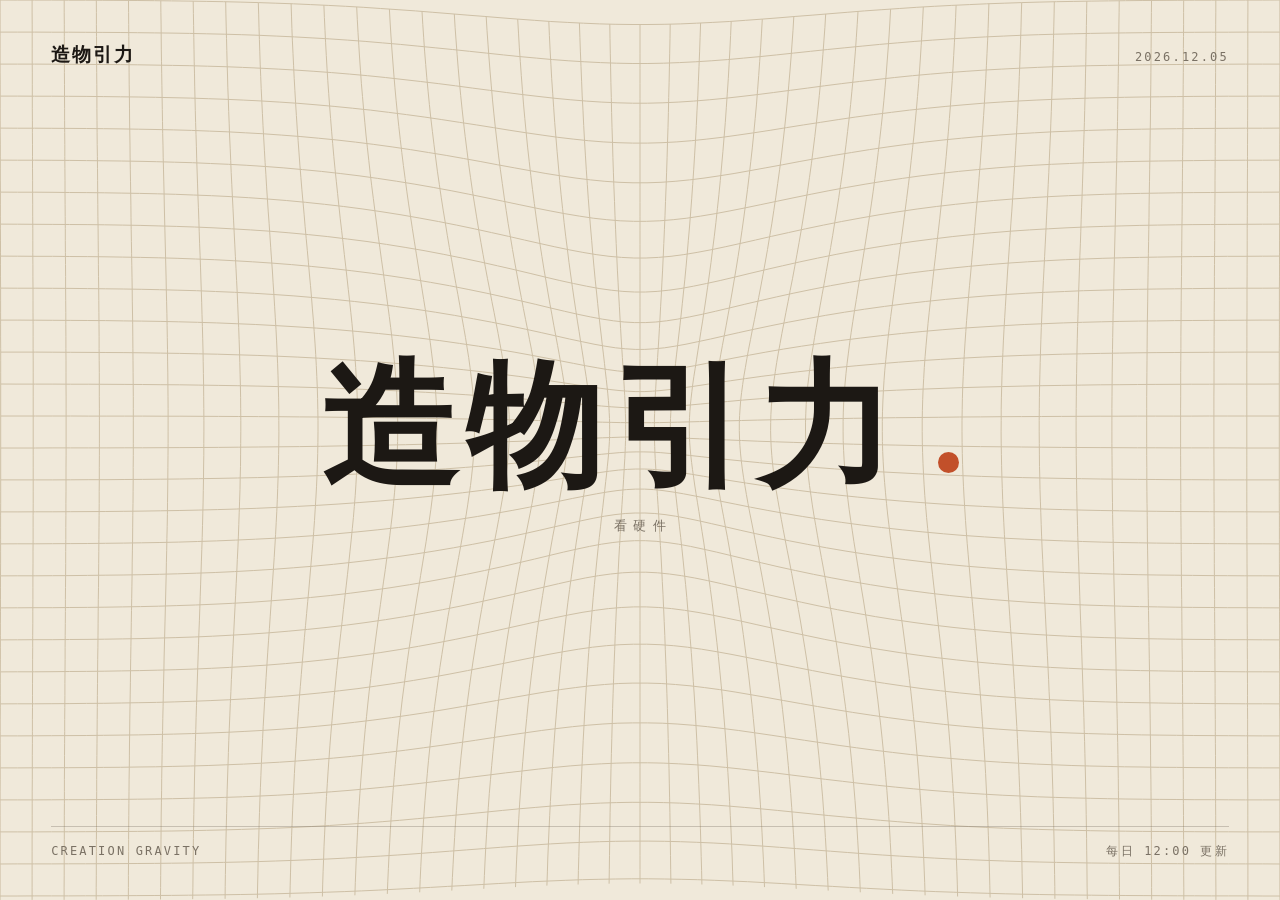
<file: index.html>
<!doctype html>
<html lang="zh-CN">
<head>
<meta charset="utf-8">
<meta name="viewport" content="width=device-width,initial-scale=1,viewport-fit=cover">
<meta name="theme-color" content="#F0E9DA">
<title>造物引力 · 硬件与芯片日报</title>
<meta name="description" content="硬件、芯片、拆解的每日观察。用数据判断一件硬件值不值。">
<link rel="icon" href="favicon.svg" type="image/svg+xml">
<link rel="apple-touch-icon" href="apple-touch-icon.png">
<link rel="canonical" href="https://zaowuyinli.com/">
<meta property="og:type" content="website">
<meta property="og:site_name" content="造物引力">
<meta property="og:title" content="造物引力 · 硬件与芯片日报">
<meta property="og:description" content="硬件、芯片、拆解的每日观察。">
<meta property="og:url" content="https://zaowuyinli.com/">
<meta property="og:image" content="https://zaowuyinli.com/og.png">
<meta name="twitter:card" content="summary_large_image">
<link rel="stylesheet" href="style.css">
</head>
<body>

<section class="hero" id="top">
  <svg id="field" xmlns="http://www.w3.org/2000/svg" preserveAspectRatio="none" aria-hidden="true"></svg>

  <div class="row">
    <div class="brand">造物引力</div>
    <div class="mono" id="today">2026.11.14</div>
  </div>

  <div class="mid">
    <h1 class="mast" id="mast">造物引力<span class="dot"></span></h1>
    <div class="tag">看硬件</div>
  </div>

  <div class="foot">
    <div class="mono">CREATION GRAVITY</div>
    <div class="mono">每日 12:00 更新</div>
  </div>
</section>

<script>
(function () {
  // 日期自动跟当天走，不用每天改文件
  const el = document.getElementById('today');
  if (el) {
    const d = new Date();
    el.textContent = d.getFullYear() + '.' +
      String(d.getMonth() + 1).padStart(2, '0') + '.' +
      String(d.getDate()).padStart(2, '0');
  }
})();
(function () {
  const NS = 'http://www.w3.org/2000/svg';
  const svg = document.getElementById('field');
  const mast = document.getElementById('mast');
  if (!svg || !mast) return;

  const STEP = 32, AMOUNT = 0.56, EASE = 0.16;
  let W = 0, H = 0, N = 60, paths = [];
  let cur = { x: 0, y: 0 }, tgt = { x: 0, y: 0 }, rest = { x: 0, y: 0 };
  let radius = 260, running = false, pinned = null;

  function layout() {
    W = svg.clientWidth; H = svg.clientHeight;
    N = Math.max(36, Math.min(90, Math.ceil(H / 12)));
    radius = Math.min(Math.max(Math.min(W, H) * 0.3, 150), 320);

    const r = mast.getBoundingClientRect();
    const b = svg.getBoundingClientRect();
    rest = { x: r.left - b.left + r.width / 2, y: r.top - b.top + r.height / 2 };
    if (pinned) { cur = { ...pinned }; tgt = { ...pinned }; }
    else if (!running) { cur = { ...rest }; tgt = { ...rest }; }

    svg.setAttribute('viewBox', '0 0 ' + W + ' ' + H);
    svg.textContent = '';
    paths = [];
    for (let x = 0; x <= W + STEP; x += STEP) paths.push({ el: mk(), axis: 'v', pos: x });
    for (let y = 0; y <= H + STEP; y += STEP) paths.push({ el: mk(), axis: 'h', pos: y });
    draw();
  }

  function mk() { const p = document.createElementNS(NS, 'path'); svg.appendChild(p); return p; }

  function draw() {
    const cx = cur.x, cy = cur.y, ix = 1 / (radius * 0.95), iy = 1 / (radius * 1.05);
    for (let k = 0; k < paths.length; k++) {
      const { el, axis, pos } = paths[k];
      const len = axis === 'v' ? H : W;
      let d = '';
      for (let i = 0; i <= N; i++) {
        const t = (len * i) / N;
        const x = axis === 'v' ? pos : t;
        const y = axis === 'v' ? t : pos;
        const ex = (x - cx) * ix, ey = (y - cy) * iy;
        const w = AMOUNT * Math.exp(-(ex * ex + ey * ey));
        d += (i ? 'L' : 'M') + (x - (x - cx) * w).toFixed(1) + ' ' + (y - (y - cy) * w).toFixed(1);
      }
      el.setAttribute('d', d);
    }
  }

  function tick() {
    const dx = tgt.x - cur.x, dy = tgt.y - cur.y;
    if (Math.abs(dx) < 0.25 && Math.abs(dy) < 0.25) { cur = { ...tgt }; draw(); running = false; return; }
    cur.x += dx * EASE; cur.y += dy * EASE; draw(); requestAnimationFrame(tick);
  }
  function kick() { if (!running) { running = true; requestAnimationFrame(tick); } }
  function move(x, y) {
    if (pinned) return;
    const b = svg.getBoundingClientRect();
    tgt = { x: x - b.left, y: y - b.top };
    kick();
  }

  window.addEventListener('pointermove', e => move(e.clientX, e.clientY), { passive: true });
  window.addEventListener('pointerleave', () => { if (pinned) return; tgt = { ...rest }; kick(); });
  window.addEventListener('touchmove', e => { const t = e.touches[0]; if (t) move(t.clientX, t.clientY); }, { passive: true });
  window.addEventListener('touchend', () => { if (pinned) return; tgt = { ...rest }; kick(); });

  let raf;
  window.addEventListener('resize', () => { cancelAnimationFrame(raf); raf = requestAnimationFrame(layout); });
  layout();

  const q = new URLSearchParams(location.search);
  if (q.has('dent')) {
    const [dx, dy] = q.get('dent').split(',').map(Number);
    if (isFinite(dx) && isFinite(dy)) { pinned = { x: dx, y: dy }; layout(); }
  }
  if (document.fonts && document.fonts.ready) document.fonts.ready.then(layout);
})();
</script>
</body>
</html>
</file>
<file: style.css>
:root{
  --paper:#F0E9DA;
  --grid:#CEC0A6;
  --ink:#1C1814;
  --hot:#C2502A;
  --mute:#7A7164;
  --line:rgba(122,113,100,.35);
}
*{box-sizing:border-box}
html{scroll-behavior:smooth}
body{
  margin:0;background:var(--paper);color:var(--ink);
  font-family:"Noto Serif SC","Source Han Serif SC","Songti SC",SimSun,serif;
  -webkit-font-smoothing:antialiased;
  line-height:1.75;
}
.mono{font-family:Consolas,"SF Mono",monospace;letter-spacing:.18em;font-size:12px;color:var(--mute)}
a{color:inherit;text-decoration:none}
.wrap{width:100%;max-width:1180px;margin:0 auto;padding:0 clamp(20px,4vw,72px)}

/* ---------- 首页封面 ---------- */
.hero{
  position:relative;height:100svh;min-height:620px;overflow:hidden;
  display:flex;flex-direction:column;justify-content:space-between;
  padding:clamp(18px,3vw,48px) clamp(20px,4vw,72px);
}
.hero svg#field{position:absolute;inset:0;width:100%;height:100%;display:block;z-index:0}
.hero svg#field path{fill:none;stroke:var(--grid);stroke-width:1;vector-effect:non-scaling-stroke}
.hero .row{position:relative;z-index:2;display:flex;justify-content:space-between;align-items:baseline;gap:16px}
.hero .mid{
  position:relative;z-index:2;display:flex;flex-direction:column;align-items:center;
  gap:clamp(10px,1.4vw,20px);pointer-events:none;
}
.brand{font-size:clamp(15px,1.5vw,22px);font-weight:600;letter-spacing:.1em}
h1.mast{
  margin:0;font-weight:600;letter-spacing:.07em;line-height:1;
  font-size:clamp(40px,10.6vw,168px);white-space:nowrap;
}
h1.mast .dot{
  display:inline-block;width:.16em;height:.16em;border-radius:50%;
  background:var(--hot);margin-left:.26em;vertical-align:baseline;
}
.hero .tag{font-size:clamp(12px,1.05vw,17px);letter-spacing:.45em;text-indent:.45em;color:var(--mute)}
.hero .foot{
  position:relative;z-index:2;display:flex;justify-content:space-between;align-items:baseline;
  gap:16px;border-top:1px solid var(--line);padding-top:clamp(8px,1.1vw,16px);
}
.scroll{
  position:absolute;left:50%;bottom:clamp(58px,8vh,96px);transform:translateX(-50%);
  z-index:2;font-size:11px;letter-spacing:.32em;color:var(--mute);opacity:.8;
}

/* ---------- 列表 ---------- */
section{padding:clamp(56px,9vw,120px) 0;position:relative}
.sec-head{display:flex;justify-content:space-between;align-items:baseline;
  border-bottom:1px solid var(--line);padding-bottom:14px;margin-bottom:clamp(24px,4vw,48px)}
.sec-head h2{margin:0;font-size:clamp(18px,2.2vw,28px);font-weight:600;letter-spacing:.08em}

.lead{
  display:grid;grid-template-columns:repeat(auto-fit,minmax(260px,1fr));
  gap:clamp(20px,3vw,44px);
}
.item{display:flex;flex-direction:column;gap:10px;padding-top:16px;border-top:1px solid var(--line)}
.item .no{font-size:11px;letter-spacing:.24em;color:var(--mute)}
.item h3{margin:0;font-size:clamp(19px,2vw,25px);font-weight:600;line-height:1.45;letter-spacing:.02em}
.item p{margin:0;font-size:14px;color:#4A4238;line-height:1.8}
.item .meta{font-size:11px;letter-spacing:.2em;color:var(--mute)}

.archive{display:flex;flex-direction:column}
.arc-row{
  display:grid;grid-template-columns:110px 1fr auto;gap:16px;align-items:baseline;
  padding:18px 0;border-bottom:1px solid var(--line);transition:background .18s;
}
.arc-row:hover{background:rgba(194,80,42,.045)}
.arc-row .d{font-size:12px;letter-spacing:.16em;color:var(--mute);font-family:Consolas,monospace}
.arc-row .t{font-size:clamp(15px,1.5vw,18px);letter-spacing:.02em}
.arc-row .n{font-size:12px;letter-spacing:.16em;color:var(--mute);font-family:Consolas,monospace}

/* ---------- 文章页 ---------- */
.page-head{padding:clamp(28px,4vw,56px) 0 clamp(20px,3vw,36px);
  border-bottom:1px solid var(--line);position:relative}
.page-head .row{display:flex;justify-content:space-between;align-items:baseline;gap:16px}
.crumb{font-size:12px;letter-spacing:.22em;color:var(--mute);font-family:Consolas,monospace}
.issue-title{
  margin:clamp(18px,3vw,34px) 0 10px;font-size:clamp(28px,4.4vw,54px);
  font-weight:600;line-height:1.28;letter-spacing:.02em;max-width:20em;
}
.issue-sub{font-size:clamp(14px,1.3vw,17px);color:#4A4238;max-width:34em}
.byline{display:flex;gap:22px;flex-wrap:wrap;margin-top:18px;
  font-size:11px;letter-spacing:.2em;color:var(--mute);font-family:Consolas,monospace}

article{padding-top:clamp(30px,5vw,64px)}
.body{max-width:34em}
.body p{margin:0 0 1.35em;font-size:clamp(16px,1.15vw,17.5px);line-height:1.95;letter-spacing:.01em}
.body h3{
  margin:2.4em 0 .9em;font-size:clamp(18px,1.6vw,21px);font-weight:600;letter-spacing:.04em;
  display:flex;align-items:baseline;gap:14px;
}
.body h3 .k{font-family:Consolas,monospace;font-size:11px;letter-spacing:.18em;color:var(--hot)}
.body blockquote{
  margin:1.8em 0;padding:2px 0 2px 20px;border-left:2px solid var(--hot);
  font-size:15px;color:#4A4238;
}
.spec{
  margin:2.4em 0;border-top:1px solid var(--line);border-bottom:1px solid var(--line);
  display:grid;grid-template-columns:repeat(auto-fit,minmax(120px,1fr));
}
.spec div{padding:14px 0}
.spec .k{display:block;font-family:Consolas,monospace;font-size:10px;letter-spacing:.2em;color:var(--mute)}
.spec .v{display:block;font-size:16px;margin-top:4px}

footer.site{
  border-top:1px solid var(--line);margin-top:clamp(56px,9vw,110px);
  padding:clamp(24px,3vw,40px) 0;
  display:flex;justify-content:space-between;gap:16px;flex-wrap:wrap;
}

/* 静态网格背景（文章页） */
.gridbg{
  background-image:
    linear-gradient(to right, rgba(206,192,166,.5) 1px, transparent 1px),
    linear-gradient(to bottom, rgba(206,192,166,.5) 1px, transparent 1px);
  background-size:32px 32px;
}

@media (max-width:560px){
  .arc-row{grid-template-columns:78px 1fr;gap:10px}
  .arc-row .n{display:none}
}
</file>
